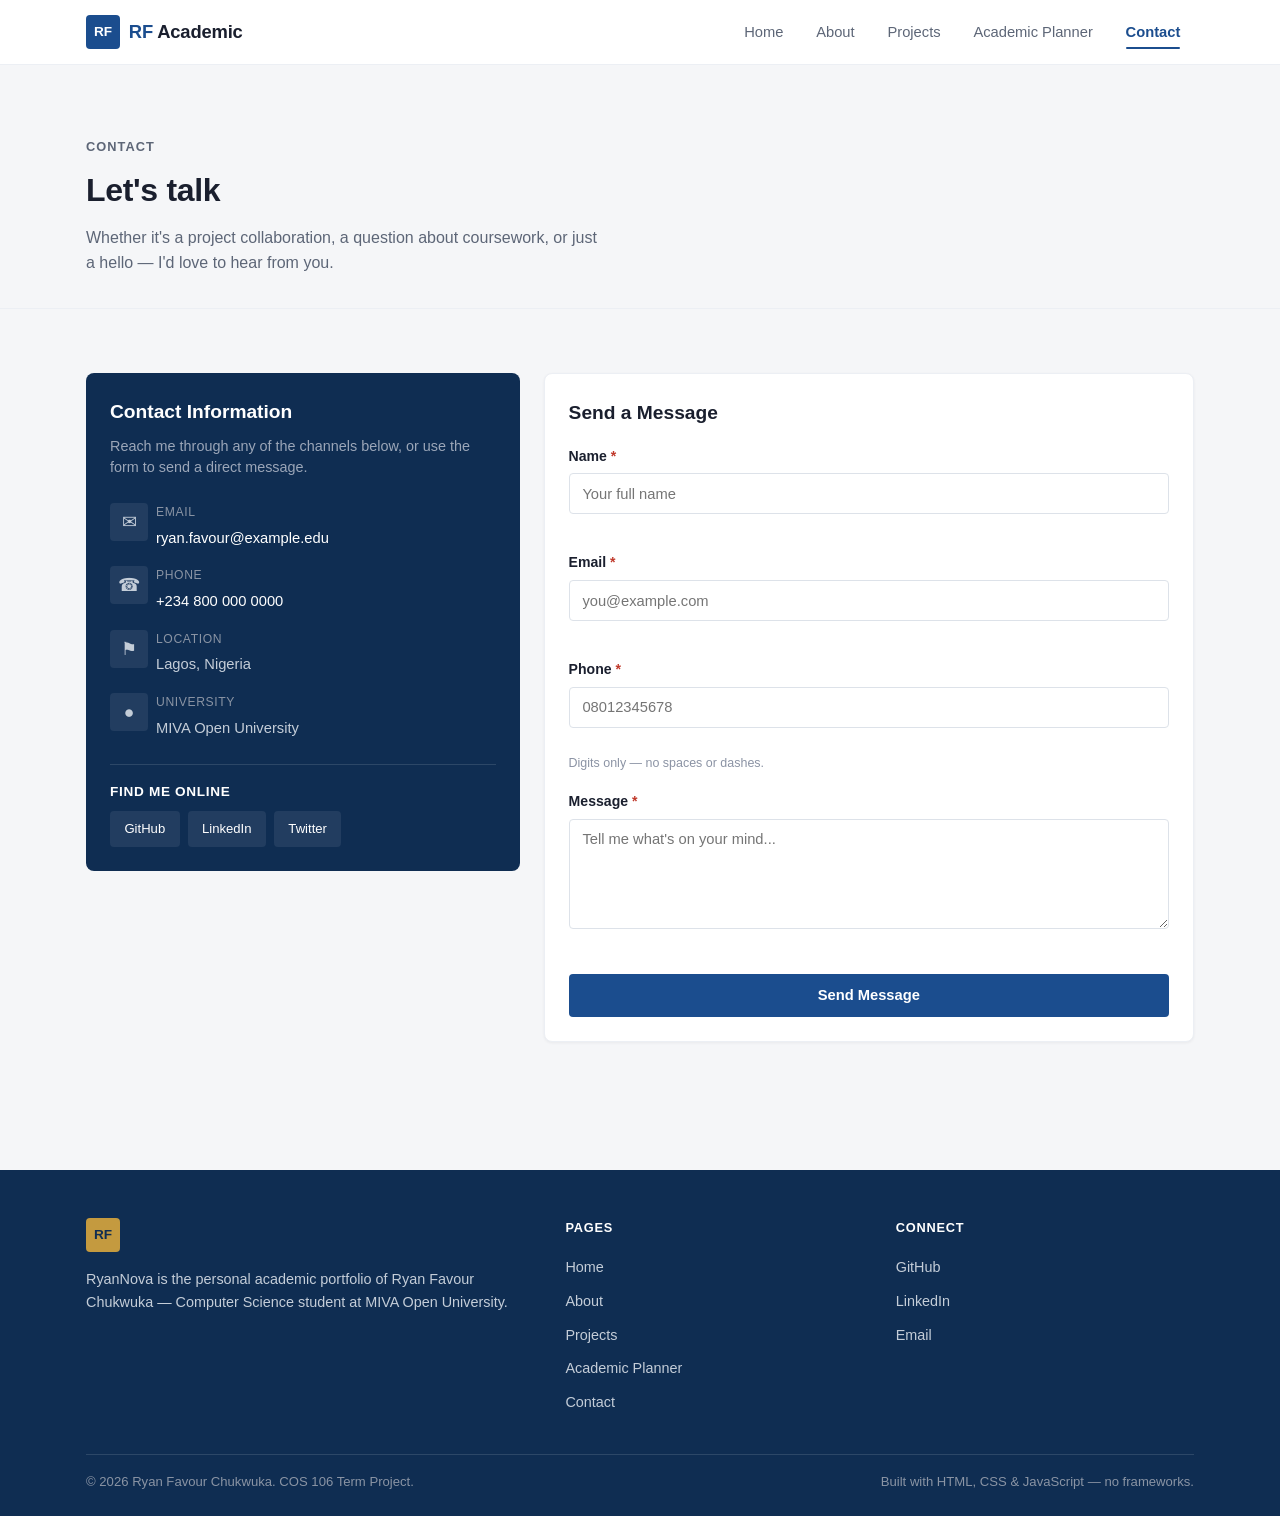
<file: contact/contact.html>
<!DOCTYPE html>
<html lang="en">

<head>
  <meta charset="UTF-8" />
  <meta name="viewport" content="width=device-width, initial-scale=1.0" />
  <title>Contact — RyanNova</title>
  <meta name="description" content="Get in touch with Ryan Favour Chukwuka — send a message via the contact form." />
  <link rel="stylesheet" href="../css/global.css" />
  <link rel="stylesheet" href="../css/navigation.css" />
  <link rel="stylesheet" href="../css/responsive.css" />
  <link rel="stylesheet" href="contact.css" />
</head>

<body>

  <header class="site-header">
    <div class="container">
      <nav class="nav">
        <a href="../index.html" class="nav__brand">
          <span class="brand-mark">RF</span>
          <span class="brand-text"><span>RF</span> Academic</span>
        </a>
        <ul class="nav__links">
          <li><a href="../index.html">Home</a></li>
          <li><a href="../about/about.html">About</a></li>
          <li><a href="../projects/projects.html">Projects</a></li>
          <li><a href="../planner/planner.html">Academic Planner</a></li>
          <li><a href="contact.html">Contact</a></li>
        </ul>
        <button class="nav__toggle" aria-label="Toggle navigation">
          <span></span><span></span><span></span>
        </button>
      </nav>
    </div>
  </header>

  <main>
    <div class="page-header">
      <div class="container">
        <p class="section-label">Contact</p>
        <h1>Let's talk</h1>
        <p>Whether it's a project collaboration, a question about coursework, or just a hello &mdash; I'd love to hear
          from you.</p>
      </div>
    </div>

    <section class="section">
      <div class="container contact-layout">

        <!-- Contact Info -->
        <aside class="contact-info">
          <h3>Contact Information</h3>
          <p class="contact-info__intro">Reach me through any of the channels below, or use the form to send a direct
            message.</p>

          <ul class="contact-details">
            <li>
              <span class="contact-icon" aria-hidden="true">&#9993;</span>
              <div>
                <span class="contact-label">Email</span>
                <a href="mailto:ryan.favour@example.edu">ryan.favour@example.edu</a>
              </div>
            </li>
            <li>
              <span class="contact-icon" aria-hidden="true">&#9742;</span>
              <div>
                <span class="contact-label">Phone</span>
                <a href="tel:+2348000000000">+234 800 000 0000</a>
              </div>
            </li>
            <li>
              <span class="contact-icon" aria-hidden="true">&#9873;</span>
              <div>
                <span class="contact-label">Location</span>
                <span class="contact-value">Lagos, Nigeria</span>
              </div>
            </li>
            <li>
              <span class="contact-icon" aria-hidden="true">&#9679;</span>
              <div>
                <span class="contact-label">University</span>
                <span class="contact-value">MIVA Open University</span>
              </div>
            </li>
          </ul>

          <div class="contact-social">
            <h4>Find me online</h4>
            <div class="social-links">
              <a href="#" class="social-link">GitHub</a>
              <a href="#" class="social-link">LinkedIn</a>
              <a href="#" class="social-link">Twitter</a>
            </div>
          </div>
        </aside>

        <!-- Contact Form -->
        <div class="contact-form-wrap">
          <h3>Send a Message</h3>
          <form id="contact-form" novalidate>
            <div class="form-field">
              <label for="name">Name <span class="req">*</span></label>
              <input type="text" id="name" name="name" placeholder="Your full name" />
              <span class="field-error" id="name-error"></span>
            </div>

            <div class="form-field">
              <label for="email">Email <span class="req">*</span></label>
              <input type="text" id="email" name="email" placeholder="you@example.com" />
              <span class="field-error" id="email-error"></span>
            </div>

            <div class="form-field">
              <label for="phone">Phone <span class="req">*</span></label>
              <input type="text" id="phone" name="phone" placeholder="08012345678" />
              <span class="field-error" id="phone-error"></span>
              <span class="field-hint">Digits only &mdash; no spaces or dashes.</span>
            </div>

            <div class="form-field">
              <label for="message">Message <span class="req">*</span></label>
              <textarea id="message" name="message" rows="5" placeholder="Tell me what's on your mind..."></textarea>
              <span class="field-error" id="message-error"></span>
            </div>

            <button type="submit" class="btn btn--primary">Send Message</button>
          </form>

          <!-- Success message -->
          <div id="success-msg" class="success-msg hidden">
            <div class="success-icon">&#10003;</div>
            <div>
              <h4>Message sent successfully!</h4>
              <p>Thank you for reaching out. I'll get back to you as soon as possible.</p>
            </div>
          </div>
        </div>
      </div>
    </section>
  </main>

  <footer class="site-footer">
    <div class="container">
      <div class="footer-grid">
        <div>
          <span class="footer-brand-mark">RF</span>
          <p>RyanNova is the personal academic portfolio of Ryan Favour Chukwuka &mdash; Computer Science student at
            MIVA Open University.</p>
        </div>
        <div>
          <h4>Pages</h4>
          <ul>
            <li><a href="../index.html">Home</a></li>
            <li><a href="../about/about.html">About</a></li>
            <li><a href="../projects/projects.html">Projects</a></li>
            <li><a href="../planner/planner.html">Academic Planner</a></li>
            <li><a href="contact.html">Contact</a></li>
          </ul>
        </div>
        <div>
          <h4>Connect</h4>
          <ul>
            <li><a href="#">GitHub</a></li>
            <li><a href="#">LinkedIn</a></li>
            <li><a href="contact.html">Email</a></li>
          </ul>
        </div>
      </div>
      <div class="footer-bottom">
        <span>&copy; <span id="footer-year">2026</span> Ryan Favour Chukwuka. COS 106 Term Project.</span>
        <span>Built with HTML, CSS &amp; JavaScript &mdash; no frameworks.</span>
      </div>
    </div>
  </footer>

  <script src="../js/global.js"></script>
  <script src="contact.js"></script>
</body>

</html>
</file>
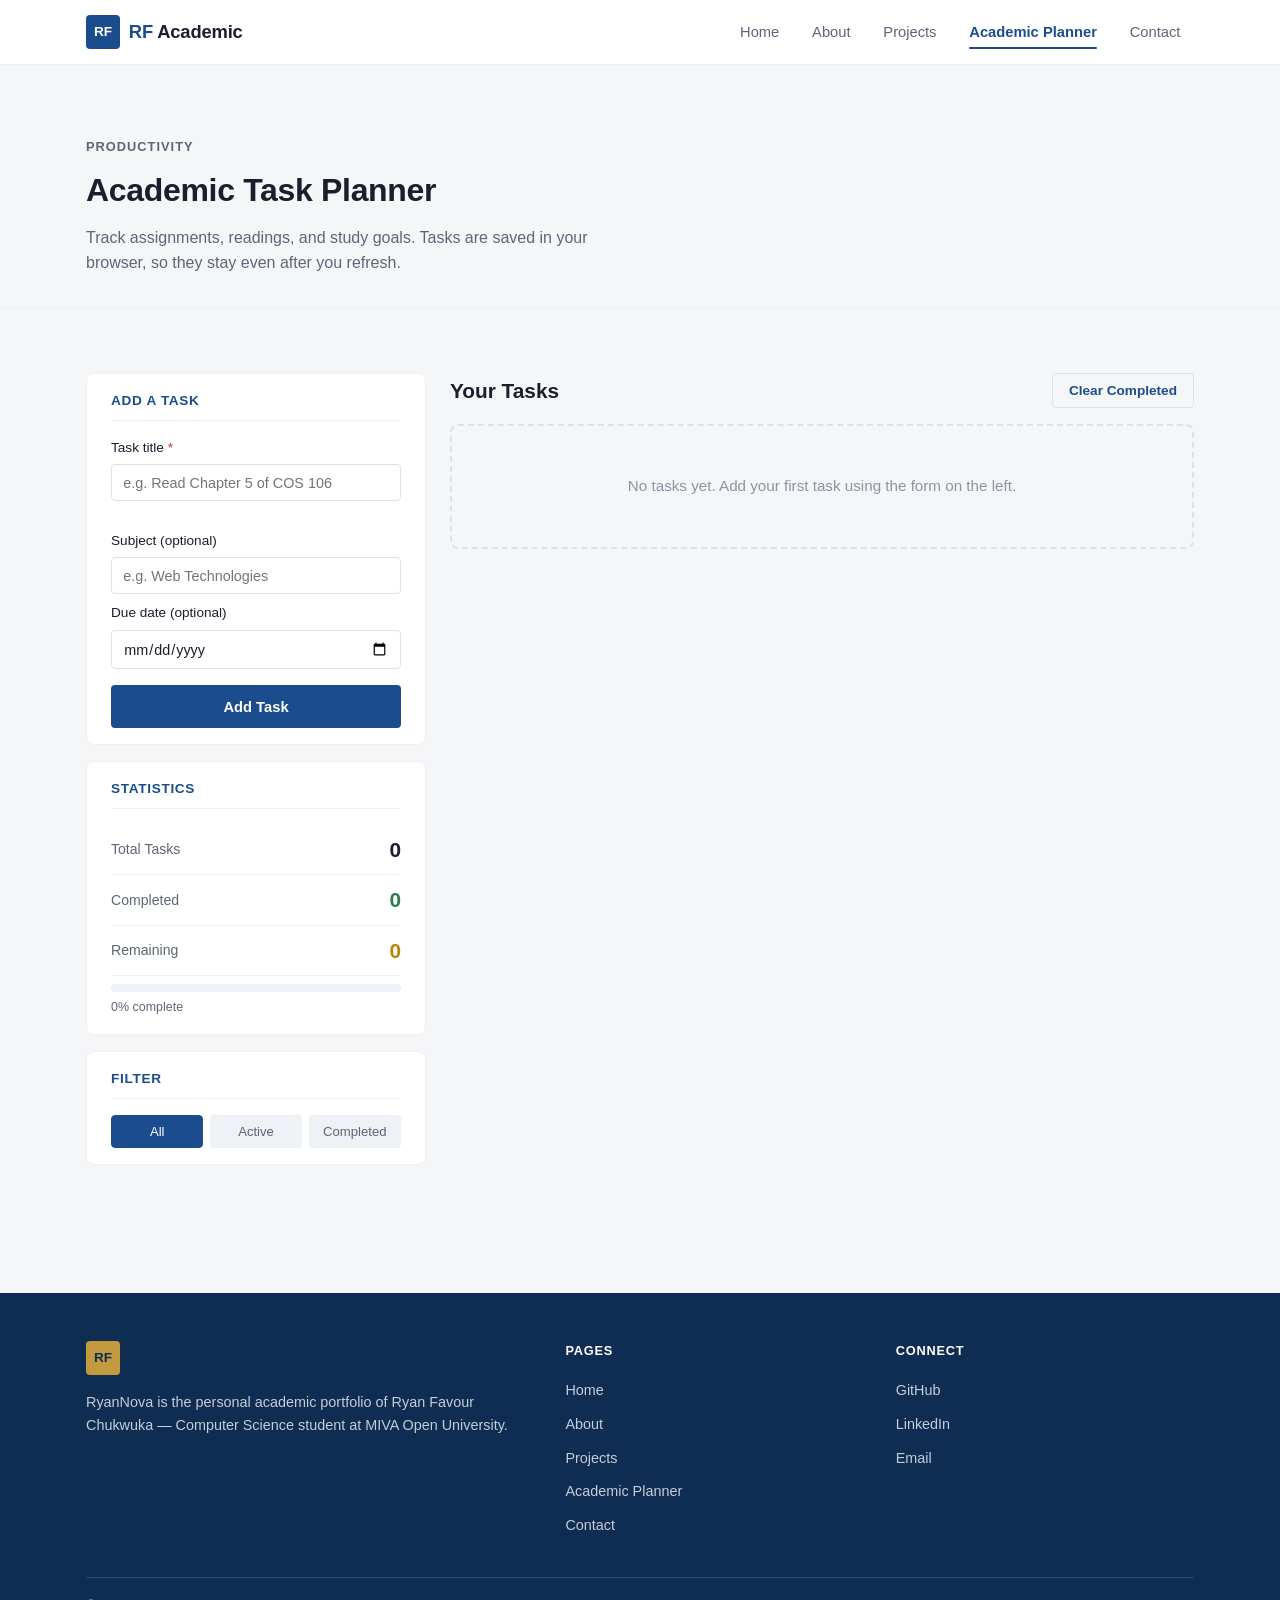
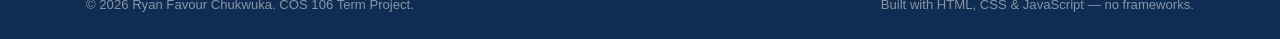
<file: planner/planner.html>
<!DOCTYPE html>
<html lang="en">

<head>
  <meta charset="UTF-8" />
  <meta name="viewport" content="width=device-width, initial-scale=1.0" />
  <title>Academic Planner — RyanNova</title>
  <meta name="description"
    content="Plan and track academic tasks — add, complete, and delete assignments with real-time statistics." />
  <link rel="stylesheet" href="../css/global.css" />
  <link rel="stylesheet" href="../css/navigation.css" />
  <link rel="stylesheet" href="../css/responsive.css" />
  <link rel="stylesheet" href="planner.css" />
</head>

<body>

  <header class="site-header">
    <div class="container">
      <nav class="nav">
        <a href="../index.html" class="nav__brand">
          <span class="brand-mark">RF</span>
          <span class="brand-text"><span>RF</span> Academic</span>
        </a>
        <ul class="nav__links">
          <li><a href="../index.html">Home</a></li>
          <li><a href="../about/about.html">About</a></li>
          <li><a href="../projects/projects.html">Projects</a></li>
          <li><a href="planner.html">Academic Planner</a></li>
          <li><a href="../contact/contact.html">Contact</a></li>
        </ul>
        <button class="nav__toggle" aria-label="Toggle navigation">
          <span></span><span></span><span></span>
        </button>
      </nav>
    </div>
  </header>

  <main>
    <div class="page-header">
      <div class="container">
        <p class="section-label">Productivity</p>
        <h1>Academic Task Planner</h1>
        <p>Track assignments, readings, and study goals. Tasks are saved in your browser, so they stay even after you
          refresh.</p>
      </div>
    </div>

    <section class="section">
      <div class="container planner-layout">

        <!-- Left: Form + Stats -->
        <aside class="planner-sidebar">
          <div class="planner-add">
            <h3>Add a Task</h3>
            <form id="task-form" novalidate>
              <div class="form-field">
                <label for="task-title">Task title <span class="req">*</span></label>
                <input type="text" id="task-title" placeholder="e.g. Read Chapter 5 of COS 106" />
                <span class="field-error" id="title-error"></span>
              </div>
              <div class="form-field">
                <label for="task-subject">Subject (optional)</label>
                <input type="text" id="task-subject" placeholder="e.g. Web Technologies" />
              </div>
              <div class="form-field">
                <label for="task-due">Due date (optional)</label>
                <input type="date" id="task-due" />
              </div>
              <button type="submit" class="btn btn--primary">Add Task</button>
            </form>
          </div>

          <div class="planner-stats">
            <h3>Statistics</h3>
            <div class="stat-row">
              <span class="stat-label">Total Tasks</span>
              <span class="stat-value" id="stat-total">0</span>
            </div>
            <div class="stat-row">
              <span class="stat-label">Completed</span>
              <span class="stat-value stat-value--success" id="stat-done">0</span>
            </div>
            <div class="stat-row">
              <span class="stat-label">Remaining</span>
              <span class="stat-value stat-value--warning" id="stat-remaining">0</span>
            </div>
            <div class="stat-progress">
              <div class="progress-bar">
                <div class="progress-fill" id="progress-fill"></div>
              </div>
              <span class="progress-text" id="progress-text">0% complete</span>
            </div>
          </div>

          <div class="planner-filter">
            <h3>Filter</h3>
            <div class="filter-buttons">
              <button class="filter-btn active" data-filter="all">All</button>
              <button class="filter-btn" data-filter="active">Active</button>
              <button class="filter-btn" data-filter="done">Completed</button>
            </div>
          </div>
        </aside>

        <!-- Right: Task List -->
        <div class="planner-main">
          <div class="planner-list-head">
            <h2>Your Tasks</h2>
            <button id="clear-done" class="btn btn--ghost btn--sm">Clear Completed</button>
          </div>
          <ul id="task-list" class="task-list">
            <!-- Tasks rendered by JavaScript -->
          </ul>
          <div id="empty-state" class="empty-state">
            <p>No tasks yet. Add your first task using the form on the left.</p>
          </div>
        </div>
      </div>
    </section>
  </main>

  <footer class="site-footer">
    <div class="container">
      <div class="footer-grid">
        <div>
          <span class="footer-brand-mark">RF</span>
          <p>RyanNova is the personal academic portfolio of Ryan Favour Chukwuka &mdash; Computer Science student at
            MIVA Open University.</p>
        </div>
        <div>
          <h4>Pages</h4>
          <ul>
            <li><a href="../index.html">Home</a></li>
            <li><a href="../about/about.html">About</a></li>
            <li><a href="../projects/projects.html">Projects</a></li>
            <li><a href="planner.html">Academic Planner</a></li>
            <li><a href="../contact/contact.html">Contact</a></li>
          </ul>
        </div>
        <div>
          <h4>Connect</h4>
          <ul>
            <li><a href="#">GitHub</a></li>
            <li><a href="#">LinkedIn</a></li>
            <li><a href="../contact/contact.html">Email</a></li>
          </ul>
        </div>
      </div>
      <div class="footer-bottom">
        <span>&copy; <span id="footer-year">2026</span> Ryan Favour Chukwuka. COS 106 Term Project.</span>
        <span>Built with HTML, CSS &amp; JavaScript &mdash; no frameworks.</span>
      </div>
    </div>
  </footer>

  <script src="../js/global.js"></script>
  <script src="planner.js"></script>
</body>

</html>
</file>
<file: css/global.css>
/* =====================================================
   RyanNova — Global Stylesheet
   Design tokens, base elements, shared components.
   ===================================================== */

:root {
    /* Brand palette — MIVA Open University inspired */
    --primary: #1b4d8e;
    --primary-dark: #0f2d52;
    --primary-light: #2f74c4;
    --accent: #c49a3f;
    --accent-light: #e0c074;

    /* Neutrals */
    --background: #f5f6f8;
    --surface: #ffffff;
    --surface-alt: #eef1f5;
    --text: #1a1f2e;
    --muted: #5d6677;
    --muted-light: #8b93a4;
    --border: #dde2e9;
    --border-light: #eceff4;

    /* Status colours */
    --success: #2e7d4f;
    --success-bg: #e4f4ea;
    --warning: #b8860b;
    --warning-bg: #fbf2dd;
    --error: #c0392b;
    --error-bg: #fbeae8;

    /* Typography */
    --font-sans: "Segoe UI", "Helvetica Neue", Arial, sans-serif;
    --font-serif: Georgia, "Times New Roman", serif;

    /* Spacing (8px scale) */
    --space-1: 0.5rem;
    --space-2: 1rem;
    --space-3: 1.5rem;
    --space-4: 2rem;
    --space-5: 3rem;
    --space-6: 4rem;

    /* Layout */
    --container: 1140px;
    --container-narrow: 820px;
    --radius-sm: 4px;
    --radius: 8px;
    --radius-lg: 14px;

    /* Transitions */
    --t-fast: 150ms ease;
    --t: 250ms ease;
    --t-slow: 400ms ease;

    /* Shadows — subtle */
    --shadow-sm: 0 1px 3px rgba(26, 31, 46, 0.06);
    --shadow: 0 4px 18px rgba(26, 31, 46, 0.08);
}

/* ----- Reset ----- */
*,
*::before,
*::after {
    margin: 0;
    padding: 0;
    box-sizing: border-box;
}

html {
    scroll-behavior: smooth;
    -webkit-text-size-adjust: 100%;
}

body {
    font-family: var(--font-sans);
    background: var(--background);
    color: var(--text);
    line-height: 1.6;
    font-size: 1rem;
    -webkit-font-smoothing: antialiased;
}

img {
    max-width: 100%;
    display: block;
}

a {
    color: var(--primary);
    text-decoration: none;
    transition: color var(--t-fast);
}

a:hover {
    color: var(--primary-dark);
}

ul {
    list-style: none;
}

/* ----- Layout helpers ----- */
.container {
    width: 100%;
    max-width: var(--container);
    margin: 0 auto;
    padding: 0 var(--space-2);
}

.container-narrow {
    max-width: var(--container-narrow);
    margin: 0 auto;
    padding: 0 var(--space-2);
}

.section {
    padding: var(--space-6) 0;
}

.section--alt {
    background: var(--surface-alt);
}

/* ----- Typography ----- */
.section-label {
    font-size: 0.8rem;
    font-weight: 600;
    letter-spacing: 0.08em;
    text-transform: uppercase;
    color: var(--primary);
    margin-bottom: var(--space-1);
}

.section-title {
    font-size: 1.75rem;
    font-weight: 700;
    color: var(--text);
    line-height: 1.25;
    margin-bottom: var(--space-1);
}

.section-subtitle {
    font-size: 1.05rem;
    color: var(--muted);
    max-width: 560px;
    line-height: 1.5;
    margin-bottom: var(--space-4);
}

.page-header {
    padding: var(--space-6) 0 var(--space-4);
    border-bottom: 1px solid var(--border-light);
}

.page-header h1 {
    font-size: 2rem;
    font-weight: 700;
    letter-spacing: -0.01em;
}

.page-header p {
    color: var(--muted);
    margin-top: var(--space-1);
    max-width: 520px;
}

/* ----- Buttons ----- */
.btn {
    display: inline-block;
    font-size: 0.92rem;
    font-weight: 600;
    padding: 0.7rem 1.5rem;
    border: none;
    border-radius: var(--radius-sm);
    cursor: pointer;
    transition:
        background var(--t-fast),
        color var(--t-fast),
        border-color var(--t-fast),
        transform var(--t-fast);
    text-align: center;
    line-height: 1.4;
}

.btn:active {
    transform: translateY(1px);
}

.btn--primary {
    background: var(--primary);
    color: #fff;
}

.btn--primary:hover {
    background: var(--primary-dark);
    color: #fff;
}

.btn--ghost {
    background: transparent;
    color: var(--primary);
    border: 1.5px solid var(--border);
}

.btn--ghost:hover {
    border-color: var(--primary);
    color: var(--primary-dark);
}

.btn--accent {
    background: var(--accent);
    color: #fff;
}

.btn--accent:hover {
    background: #a8852f;
    color: #fff;
}

.btn--sm {
    padding: 0.45rem 1rem;
    font-size: 0.85rem;
}

/* ----- Tag / Pill ----- */
.tag {
    display: inline-block;
    font-size: 0.76rem;
    font-weight: 500;
    padding: 0.25rem 0.65rem;
    border-radius: var(--radius-sm);
    background: var(--surface-alt);
    color: var(--muted);
    border: 1px solid var(--border-light);
}

.tag--primary {
    background: var(--primary);
    color: #fff;
    border-color: var(--primary);
}

.tag--accent {
    background: var(--accent-light);
    color: #6b5420;
    border-color: transparent;
}

.tag--success {
    background: var(--success-bg);
    color: var(--success);
    border-color: transparent;
}

.tag--warning {
    background: var(--warning-bg);
    color: var(--warning);
    border-color: transparent;
}

/* ----- Utility ----- */
.sr-only {
    position: absolute;
    width: 1px;
    height: 1px;
    padding: 0;
    margin: -1px;
    overflow: hidden;
    clip: rect(0, 0, 0, 0);
    white-space: nowrap;
    border: 0;
}

.divider {
    border: none;
    border-top: 1px solid var(--border-light);
    margin: var(--space-4) 0;
}

.text-muted {
    color: var(--muted);
}

/* ----- Scroll reveal ----- */
.reveal {
    opacity: 0;
    transform: translateY(24px);
    transition:
        opacity 600ms ease,
        transform 600ms ease;
}

.reveal--visible {
    opacity: 1;
    transform: translateY(0);
}

@media (prefers-reduced-motion: reduce) {
    .reveal {
        opacity: 1;
        transform: none;
        transition: none;
    }
}
</file>
<file: css/navigation.css>
/* =====================================================
   Navigation — shared site header and footer
   ===================================================== */

.site-header {
  position: sticky;
  top: 0;
  z-index: 100;
  background: rgba(255, 255, 255, 0.97);
  border-bottom: 1px solid var(--border-light);
  backdrop-filter: blur(8px);
}

.nav {
  display: flex;
  align-items: center;
  justify-content: space-between;
  height: 64px;
}

/* ----- Brand ----- */
.nav__brand {
  display: flex;
  align-items: center;
  gap: 0.55rem;
  font-weight: 700;
  font-size: 1.15rem;
  color: var(--text);
  letter-spacing: -0.01em;
}

.nav__brand:hover {
  color: var(--text);
}

.nav__brand .brand-mark {
  width: 34px;
  height: 34px;
  background: var(--primary);
  color: #fff;
  display: flex;
  align-items: center;
  justify-content: center;
  border-radius: var(--radius-sm);
  font-size: 0.85rem;
  font-weight: 700;
}

.nav__brand .brand-text span {
  color: var(--primary);
}

/* ----- Nav links ----- */
.nav__links {
  display: flex;
  align-items: center;
  gap: 0.35rem;
}

.nav__links a {
  position: relative;
  color: var(--muted);
  font-size: 0.92rem;
  font-weight: 500;
  padding: 0.5rem 0.85rem;
  border-radius: var(--radius-sm);
  transition: color var(--t-fast), background var(--t-fast);
}

.nav__links a:hover {
  color: var(--text);
  background: var(--surface-alt);
}

.nav__links a.active {
  color: var(--primary);
  font-weight: 600;
}

.nav__links a.active::after {
  content: "";
  position: absolute;
  bottom: -1px;
  left: 0.85rem;
  right: 0.85rem;
  height: 2px;
  background: var(--primary);
  border-radius: 2px;
}

/* ----- Mobile toggle ----- */
.nav__toggle {
  display: none;
  flex-direction: column;
  gap: 5px;
  background: none;
  border: none;
  cursor: pointer;
  padding: 6px;
}

.nav__toggle span {
  width: 24px;
  height: 2px;
  background: var(--text);
  border-radius: 2px;
  transition: transform var(--t), opacity var(--t);
}

.nav__toggle.open span:nth-child(1) {
  transform: translateY(7px) rotate(45deg);
}

.nav__toggle.open span:nth-child(2) {
  opacity: 0;
}

.nav__toggle.open span:nth-child(3) {
  transform: translateY(-7px) rotate(-45deg);
}

/* ----- Footer ----- */
.site-footer {
  background: var(--primary-dark);
  color: #c4cdd8;
  padding: var(--space-5) 0 var(--space-3);
  margin-top: var(--space-6);
}

.footer-grid {
  display: grid;
  grid-template-columns: 1.5fr 1fr 1fr;
  gap: var(--space-4);
}

.footer-grid h4 {
  font-size: 0.8rem;
  letter-spacing: 0.06em;
  text-transform: uppercase;
  color: #fff;
  margin-bottom: var(--space-2);
}

.footer-grid p {
  font-size: 0.9rem;
  line-height: 1.6;
}

.footer-grid ul li {
  margin-bottom: 0.5rem;
}

.footer-grid ul li a {
  color: #c4cdd8;
  font-size: 0.9rem;
}

.footer-grid ul li a:hover {
  color: #fff;
}

.footer-bottom {
  margin-top: var(--space-4);
  padding-top: var(--space-2);
  border-top: 1px solid rgba(255, 255, 255, 0.12);
  font-size: 0.82rem;
  color: #8a94a4;
  display: flex;
  justify-content: space-between;
  flex-wrap: wrap;
  gap: 0.5rem;
}

.footer-brand-mark {
  width: 34px;
  height: 34px;
  background: var(--accent);
  color: var(--primary-dark);
  display: inline-flex;
  align-items: center;
  justify-content: center;
  border-radius: var(--radius-sm);
  font-size: 0.85rem;
  font-weight: 700;
  margin-bottom: var(--space-2);
}
</file>
<file: css/responsive.css>
/* =====================================================
   Responsive — breakpoints for tablet and mobile
   Shared across all pages.
   ===================================================== */

/* ----- Tablet (<= 900px) ----- */
@media (max-width: 900px) {
  :root {
    --space-6: 3rem;
    --space-5: 2.5rem;
  }

  .footer-grid {
    grid-template-columns: 1fr 1fr;
  }

  .footer-grid > div:first-child {
    grid-column: 1 / -1;
  }
}

/* ----- Large tablet / small desktop (<= 820px) ----- */
@media (max-width: 820px) {
  /* Homepage hero */
  .hero__grid,
  .about-intro,
  .interests-layout,
  .home-projects,
  .planner-layout,
  .contact-layout {
    grid-template-columns: 1fr;
  }

  .hero__photo img {
    height: 380px;
  }

  .project-featured {
    grid-template-columns: 1fr;
  }

  .project-grid {
    grid-template-columns: repeat(2, 1fr);
  }

  .project-card--wide {
    grid-column: span 2;
  }

  .project-card--tall {
    grid-row: auto;
  }

  .snapshot-grid {
    grid-template-columns: repeat(2, 1fr);
  }

  .skills-grid {
    grid-template-columns: repeat(2, 1fr);
  }

  .skills-detailed {
    grid-template-columns: 1fr;
  }

  .hobbies-grid {
    grid-template-columns: 1fr;
  }

  .planner-sidebar {
    position: static;
  }

  .contact-info {
    position: static;
  }
}

/* ----- Mobile (<= 680px) ----- */
@media (max-width: 680px) {
  :root {
    --space-6: 2.5rem;
    --space-4: 1.5rem;
  }

  /* Mobile nav */
  .nav__toggle {
    display: flex;
  }

  .nav__links {
    position: fixed;
    top: 64px;
    left: 0;
    right: 0;
    background: var(--surface);
    flex-direction: column;
    align-items: stretch;
    gap: 0;
    padding: var(--space-1) var(--space-2) var(--space-3);
    border-bottom: 1px solid var(--border);
    box-shadow: var(--shadow);
    transform: translateY(-110%);
    opacity: 0;
    pointer-events: none;
    transition: transform var(--t), opacity var(--t);
  }

  .nav__links.open {
    transform: translateY(0);
    opacity: 1;
    pointer-events: auto;
  }

  .nav__links a {
    padding: 0.85rem 0.5rem;
    border-bottom: 1px solid var(--border-light);
    font-size: 1rem;
  }

  .nav__links a.active::after {
    display: none;
  }

  .nav__links a.active {
    background: var(--surface-alt);
  }

  .page-header h1 {
    font-size: 1.6rem;
  }

  .section-title {
    font-size: 1.45rem;
  }

  .footer-grid {
    grid-template-columns: 1fr;
    gap: var(--space-3);
  }

  .footer-bottom {
    flex-direction: column;
    text-align: left;
  }

  /* Homepage */
  .hero__intro h1 {
    font-size: 2rem;
  }

  .hero__photo img {
    height: 300px;
  }

  .hero__photo::after {
    width: 80px;
    height: 80px;
  }

  .snapshot-grid {
    grid-template-columns: 1fr 1fr;
  }

  .skills-grid {
    grid-template-columns: 1fr;
  }

  .home-project-small article {
    grid-template-columns: 100px 1fr;
  }

  .home-project-small img {
    width: 100px;
    height: 80px;
  }

  /* Projects */
  .project-grid {
    grid-template-columns: 1fr;
  }

  .project-card--wide {
    grid-column: auto;
  }

  .project-featured__image img {
    min-height: 220px;
  }

  /* Planner */
  .planner-list-head {
    flex-direction: column;
    align-items: flex-start;
    gap: 0.5rem;
  }

  /* Contact */
  .contact-info {
    padding: var(--space-2);
  }

  .status-summary {
    gap: var(--space-1);
  }

  .status-item {
    min-width: 100px;
    padding: var(--space-2);
  }
}
</file>
<file: contact/contact.css>
/* =====================================================
   Contact page — contact.css
   ===================================================== */

.contact-layout {
  display: grid;
  grid-template-columns: 1fr 1.5fr;
  gap: var(--space-3);
  align-items: start;
}

/* ----- Contact Info ----- */
.contact-info {
  background: var(--primary-dark);
  color: #c4cdd8;
  border-radius: var(--radius);
  padding: var(--space-3);
  position: sticky;
  top: 80px;
}

.contact-info h3 {
  color: #fff;
  font-size: 1.2rem;
  margin-bottom: var(--space-1);
}

.contact-info__intro {
  font-size: 0.9rem;
  color: #9ba6b8;
  margin-bottom: var(--space-3);
  line-height: 1.5;
}

.contact-details {
  display: flex;
  flex-direction: column;
  gap: var(--space-2);
  margin-bottom: var(--space-3);
}

.contact-details li {
  display: flex;
  gap: var(--space-1);
  align-items: flex-start;
}

.contact-icon {
  width: 38px;
  height: 38px;
  display: flex;
  align-items: center;
  justify-content: center;
  background: rgba(255, 255, 255, 0.08);
  border-radius: var(--radius-sm);
  font-size: 1.1rem;
  flex-shrink: 0;
}

.contact-label {
  display: block;
  font-size: 0.76rem;
  text-transform: uppercase;
  letter-spacing: 0.05em;
  color: #8a94a4;
  margin-bottom: 0.15rem;
}

.contact-details a {
  color: #fff;
  font-size: 0.92rem;
  word-break: break-word;
}

.contact-details a:hover {
  color: var(--accent-light);
}

.contact-value {
  color: #c4cdd8;
  font-size: 0.92rem;
}

.contact-social h4 {
  color: #fff;
  font-size: 0.85rem;
  text-transform: uppercase;
  letter-spacing: 0.05em;
  margin-bottom: var(--space-1);
  padding-top: var(--space-2);
  border-top: 1px solid rgba(255, 255, 255, 0.12);
}

.social-links {
  display: flex;
  gap: 0.5rem;
  flex-wrap: wrap;
}

.social-link {
  padding: 0.45rem 0.9rem;
  font-size: 0.82rem;
  font-weight: 500;
  background: rgba(255, 255, 255, 0.08);
  border-radius: var(--radius-sm);
  color: #fff;
  transition: background var(--t-fast);
}

.social-link:hover {
  background: var(--accent);
  color: var(--primary-dark);
}

/* ----- Contact Form ----- */
.contact-form-wrap {
  background: var(--surface);
  border: 1px solid var(--border-light);
  border-radius: var(--radius);
  padding: var(--space-3);
  box-shadow: var(--shadow-sm);
}

.contact-form-wrap h3 {
  font-size: 1.2rem;
  margin-bottom: var(--space-2);
}

.form-field {
  margin-bottom: var(--space-2);
}

.form-field label {
  display: block;
  font-size: 0.88rem;
  font-weight: 600;
  margin-bottom: 0.4rem;
}

.form-field .req {
  color: var(--error);
}

.form-field input,
.form-field textarea {
  width: 100%;
  padding: 0.7rem 0.8rem;
  font-size: 0.92rem;
  font-family: var(--font-sans);
  border: 1px solid var(--border);
  border-radius: var(--radius-sm);
  background: var(--surface);
  color: var(--text);
  transition: border-color var(--t-fast), box-shadow var(--t-fast);
}

.form-field textarea {
  resize: vertical;
  min-height: 110px;
}

.form-field input:focus,
.form-field textarea:focus {
  outline: none;
  border-color: var(--primary);
  box-shadow: 0 0 0 3px rgba(27, 77, 142, 0.1);
}

.form-field input.input-error,
.form-field textarea.input-error {
  border-color: var(--error);
  box-shadow: 0 0 0 3px rgba(192, 57, 43, 0.08);
}

.field-error {
  display: block;
  font-size: 0.8rem;
  color: var(--error);
  margin-top: 0.35rem;
  min-height: 1rem;
}

.field-hint {
  display: block;
  font-size: 0.78rem;
  color: var(--muted-light);
  margin-top: 0.3rem;
}

.contact-form-wrap .btn {
  width: 100%;
}

/* ----- Success Message ----- */
.success-msg {
  display: flex;
  gap: var(--space-1);
  align-items: flex-start;
  margin-top: var(--space-2);
  padding: var(--space-2) var(--space-3);
  background: var(--success-bg);
  border: 1px solid var(--success);
  border-radius: var(--radius);
  animation: slideIn 300ms ease;
}

.success-msg.hidden {
  display: none;
}

.success-icon {
  width: 32px;
  height: 32px;
  flex-shrink: 0;
  background: var(--success);
  color: #fff;
  border-radius: 50%;
  display: flex;
  align-items: center;
  justify-content: center;
  font-size: 1.1rem;
  font-weight: 700;
}

.success-msg h4 {
  color: var(--success);
  font-size: 1rem;
  margin-bottom: 0.2rem;
}

.success-msg p {
  font-size: 0.88rem;
  color: var(--text);
}

@keyframes slideIn {
  from {
    opacity: 0;
    transform: translateY(-10px);
  }
  to {
    opacity: 1;
    transform: translateY(0);
  }
}
</file>
<file: planner/planner.css>
/* =====================================================
   Academic Planner — planner.css
   ===================================================== */

.planner-layout {
  display: grid;
  grid-template-columns: 340px 1fr;
  gap: var(--space-3);
  align-items: start;
}

/* ----- Sidebar ----- */
.planner-sidebar {
  display: flex;
  flex-direction: column;
  gap: var(--space-2);
  position: sticky;
  top: 80px;
}

.planner-add,
.planner-stats,
.planner-filter {
  background: var(--surface);
  border: 1px solid var(--border-light);
  border-radius: var(--radius);
  padding: var(--space-2) var(--space-3);
}

.planner-sidebar h3 {
  font-size: 0.85rem;
  text-transform: uppercase;
  letter-spacing: 0.05em;
  color: var(--primary);
  margin-bottom: var(--space-2);
  padding-bottom: 0.5rem;
  border-bottom: 1px solid var(--border-light);
}

/* ----- Form ----- */
.form-field {
  margin-bottom: var(--space-1);
}

.form-field label {
  display: block;
  font-size: 0.85rem;
  font-weight: 500;
  margin-bottom: 0.35rem;
}

.form-field .req {
  color: var(--error);
}

.form-field input {
  width: 100%;
  padding: 0.6rem 0.7rem;
  font-size: 0.9rem;
  font-family: var(--font-sans);
  border: 1px solid var(--border);
  border-radius: var(--radius-sm);
  background: var(--surface);
  color: var(--text);
  transition: border-color var(--t-fast);
}

.form-field input:focus {
  outline: none;
  border-color: var(--primary);
  box-shadow: 0 0 0 3px rgba(27, 77, 142, 0.1);
}

.form-field input.input-error {
  border-color: var(--error);
}

.field-error {
  display: block;
  font-size: 0.78rem;
  color: var(--error);
  margin-top: 0.3rem;
  min-height: 1rem;
}

.planner-add form .btn {
  width: 100%;
  margin-top: 0.5rem;
}

/* ----- Stats ----- */
.stat-row {
  display: flex;
  justify-content: space-between;
  align-items: center;
  padding: 0.5rem 0;
  border-bottom: 1px solid var(--border-light);
}

.stat-row:last-of-type {
  border-bottom: none;
}

.stat-label {
  font-size: 0.88rem;
  color: var(--muted);
}

.stat-value {
  font-size: 1.3rem;
  font-weight: 800;
  color: var(--text);
  font-variant-numeric: tabular-nums;
}

.stat-value--success {
  color: var(--success);
}

.stat-value--warning {
  color: var(--warning);
}

.stat-progress {
  margin-top: var(--space-1);
}

.progress-bar {
  height: 8px;
  background: var(--surface-alt);
  border-radius: 4px;
  overflow: hidden;
}

.progress-fill {
  height: 100%;
  width: 0%;
  background: var(--primary);
  border-radius: 4px;
  transition: width var(--t);
}

.progress-text {
  display: block;
  font-size: 0.78rem;
  color: var(--muted);
  margin-top: 0.4rem;
}

/* ----- Filter ----- */
.filter-buttons {
  display: flex;
  gap: 0.4rem;
}

.filter-btn {
  flex: 1;
  padding: 0.5rem 0.6rem;
  font-size: 0.82rem;
  font-weight: 500;
  font-family: var(--font-sans);
  background: var(--surface-alt);
  border: 1px solid var(--border-light);
  border-radius: var(--radius-sm);
  cursor: pointer;
  color: var(--muted);
  transition: all var(--t-fast);
}

.filter-btn:hover {
  color: var(--text);
}

.filter-btn.active {
  background: var(--primary);
  color: #fff;
  border-color: var(--primary);
}

/* ----- Task List ----- */
.planner-main {
  min-height: 400px;
}

.planner-list-head {
  display: flex;
  justify-content: space-between;
  align-items: center;
  margin-bottom: var(--space-2);
}

.planner-list-head h2 {
  font-size: 1.3rem;
}

.task-list {
  display: flex;
  flex-direction: column;
  gap: 0.6rem;
}

.task-item {
  display: grid;
  grid-template-columns: auto 1fr auto;
  gap: var(--space-1);
  align-items: start;
  padding: var(--space-2);
  background: var(--surface);
  border: 1px solid var(--border-light);
  border-radius: var(--radius);
  transition: border-color var(--t-fast), opacity var(--t);
  animation: slideIn 300ms ease;
}

@keyframes slideIn {
  from {
    opacity: 0;
    transform: translateX(-12px);
  }
  to {
    opacity: 1;
    transform: translateX(0);
  }
}

.task-item:hover {
  border-color: var(--border);
}

.task-item--done {
  opacity: 0.55;
}

/* Custom checkbox */
.task-check {
  width: 22px;
  height: 22px;
  border: 2px solid var(--border);
  border-radius: 4px;
  cursor: pointer;
  display: flex;
  align-items: center;
  justify-content: center;
  flex-shrink: 0;
  margin-top: 2px;
  background: var(--surface);
  transition: all var(--t-fast);
}

.task-check:hover {
  border-color: var(--primary);
}

.task-item--done .task-check {
  background: var(--success);
  border-color: var(--success);
}

.task-check::after {
  content: "";
  width: 6px;
  height: 10px;
  border: solid #fff;
  border-width: 0 2px 2px 0;
  transform: rotate(45deg) scale(0);
  transition: transform var(--t-fast);
}

.task-item--done .task-check::after {
  transform: rotate(45deg) scale(1);
}

.task-body {
  min-width: 0;
}

.task-title {
  font-size: 0.95rem;
  font-weight: 600;
  color: var(--text);
  line-height: 1.4;
  word-break: break-word;
}

.task-item--done .task-title {
  text-decoration: line-through;
  color: var(--muted);
}

.task-meta {
  display: flex;
  gap: 0.5rem;
  flex-wrap: wrap;
  margin-top: 0.35rem;
  align-items: center;
}

.task-subject {
  font-size: 0.76rem;
  font-weight: 500;
  padding: 0.15rem 0.5rem;
  background: var(--surface-alt);
  border-radius: 3px;
  color: var(--primary);
}

.task-due {
  font-size: 0.76rem;
  color: var(--muted);
}

.task-due--overdue {
  color: var(--error);
  font-weight: 600;
}

.task-delete {
  background: none;
  border: none;
  cursor: pointer;
  font-size: 1.1rem;
  color: var(--muted-light);
  padding: 4px;
  line-height: 1;
  border-radius: 4px;
  transition: color var(--t-fast), background var(--t-fast);
}

.task-delete:hover {
  color: var(--error);
  background: var(--error-bg);
}

/* ----- Empty State ----- */
.empty-state {
  text-align: center;
  padding: var(--space-5) var(--space-2);
  color: var(--muted-light);
  font-size: 0.95rem;
  border: 2px dashed var(--border);
  border-radius: var(--radius);
}

.empty-state.hidden {
  display: none;
}
</file>
